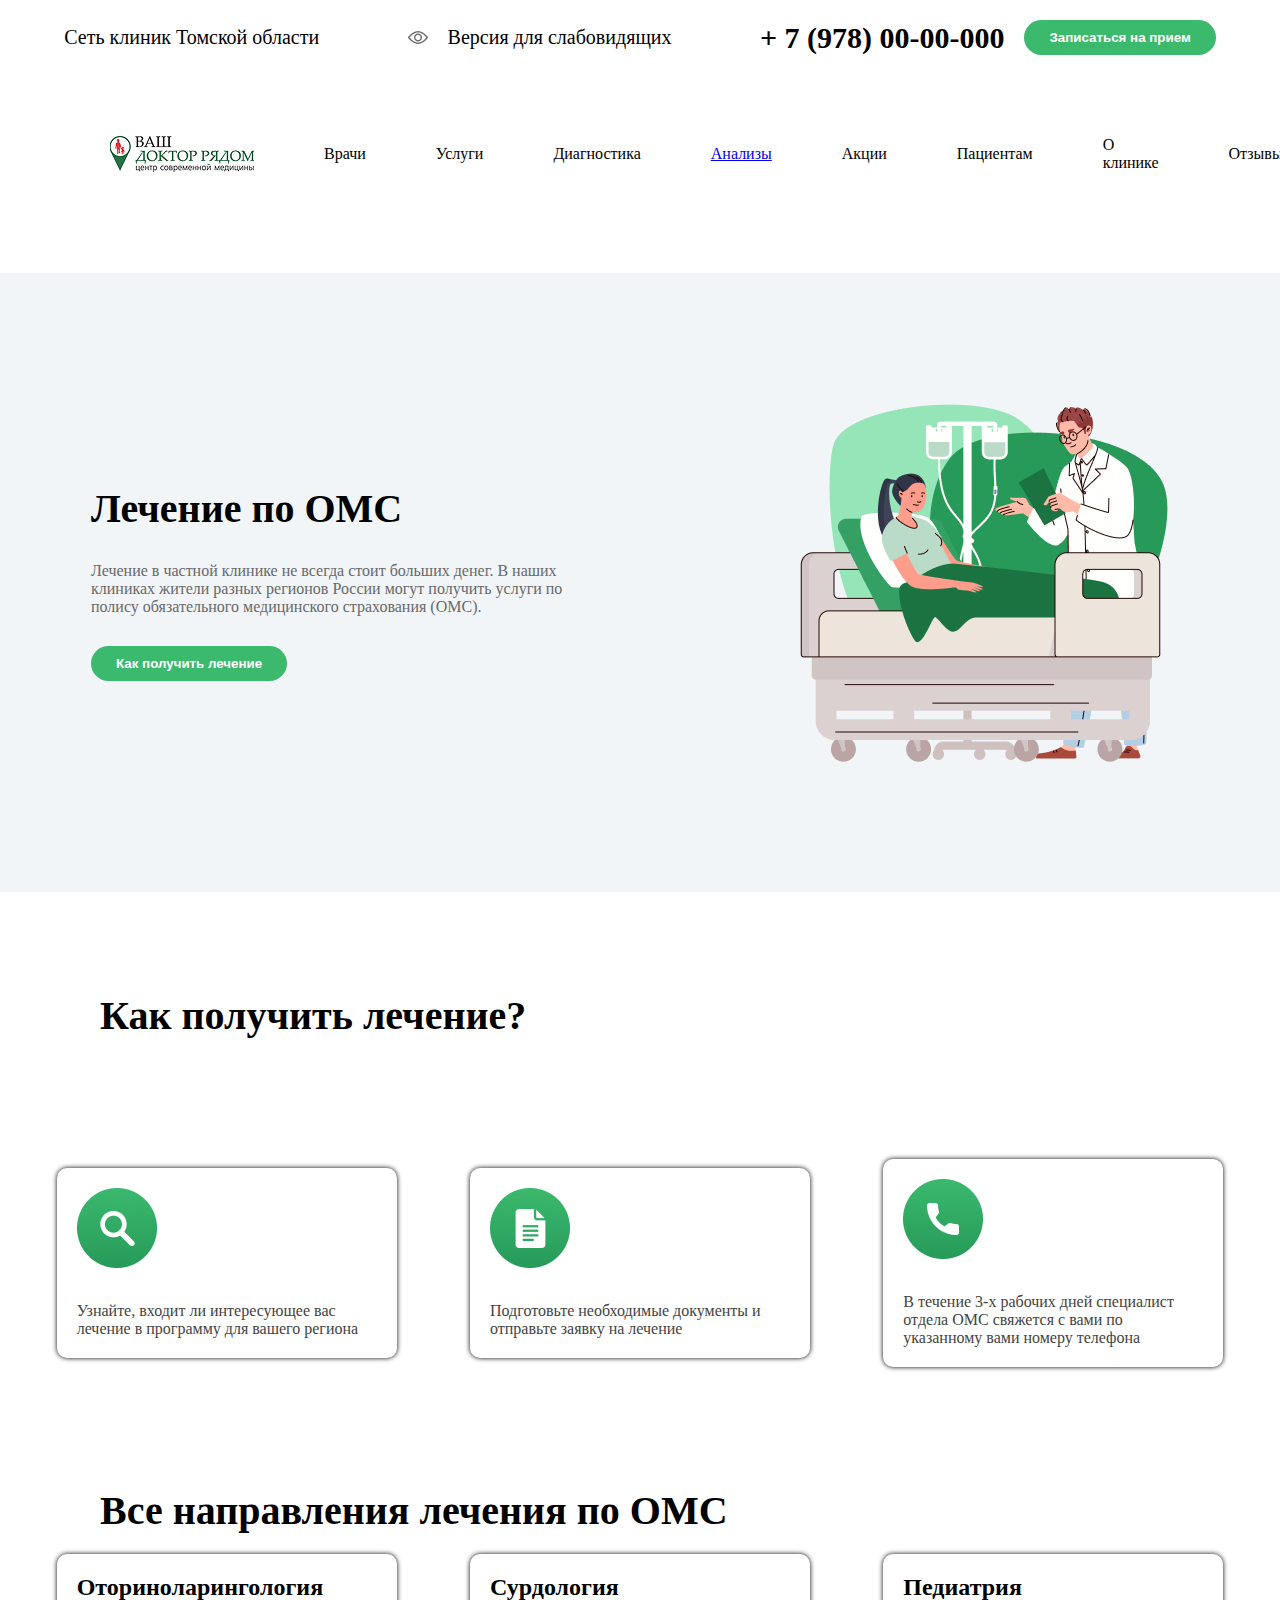
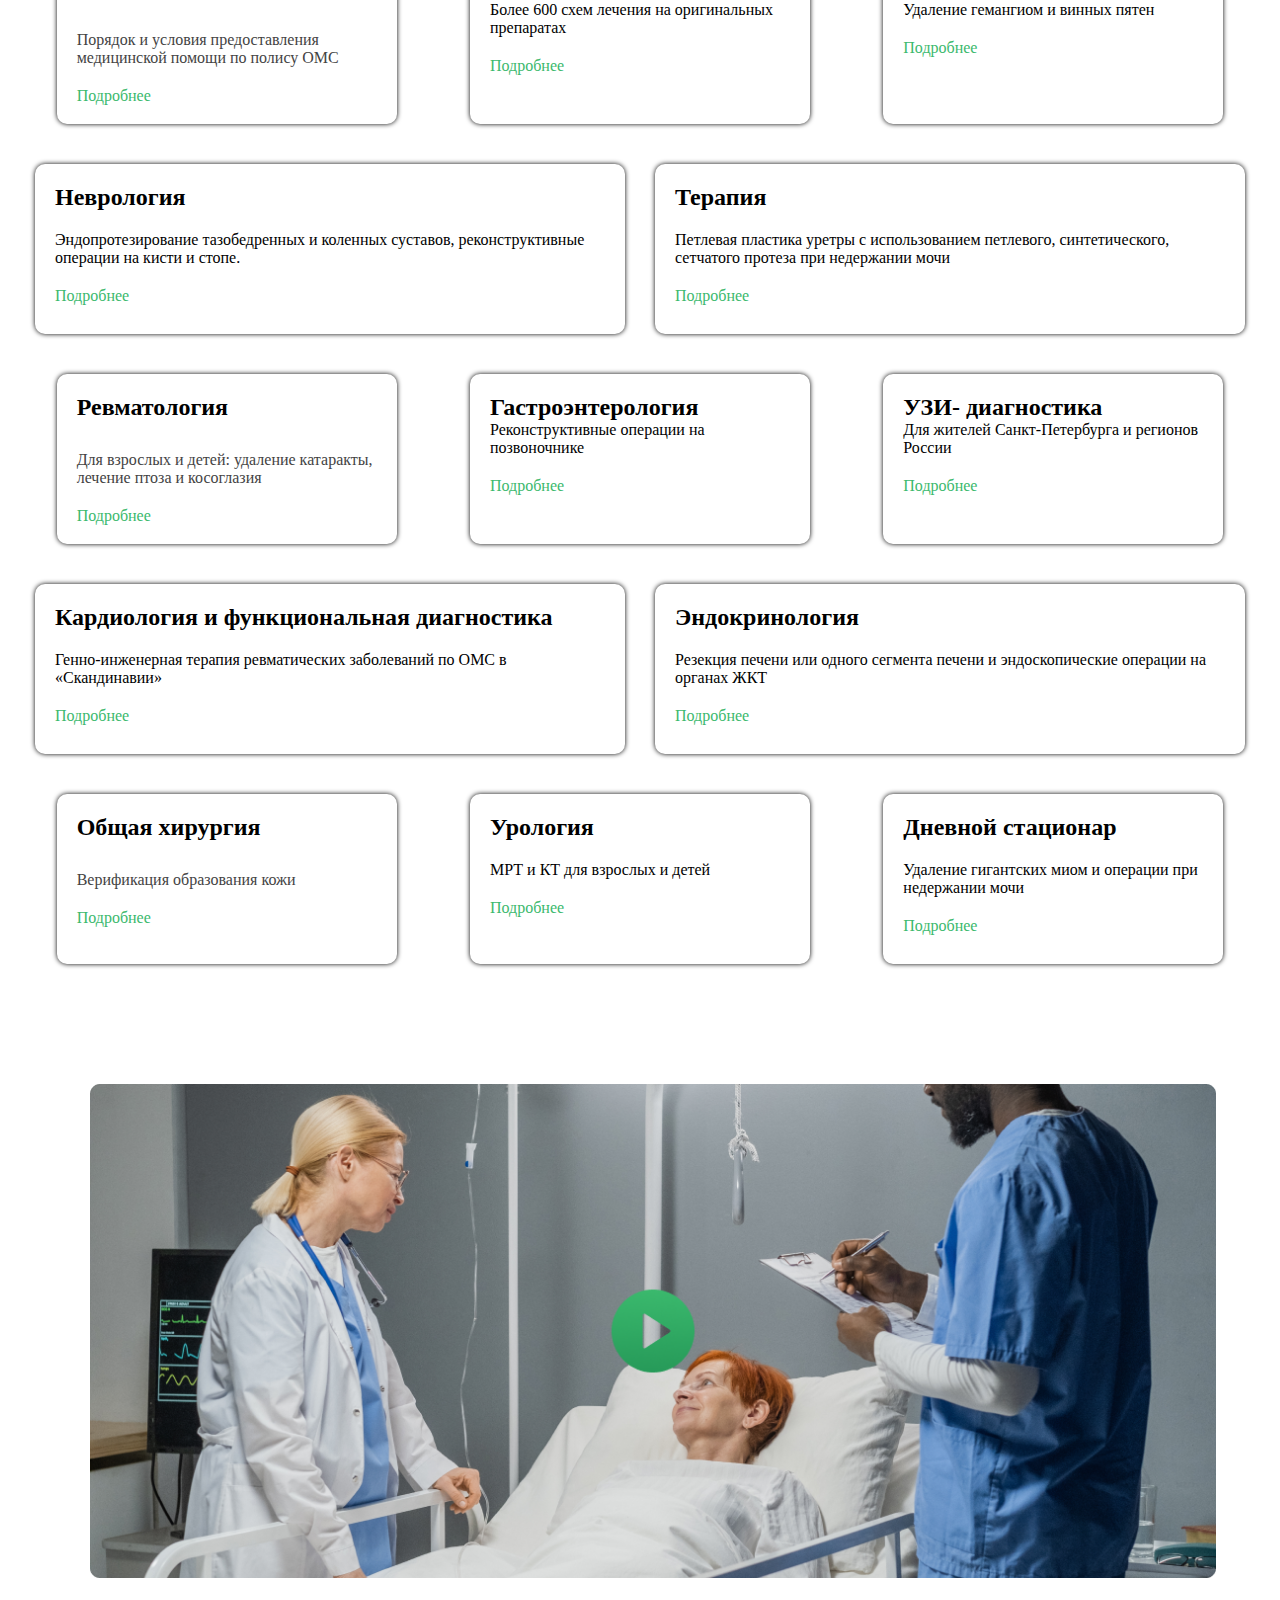
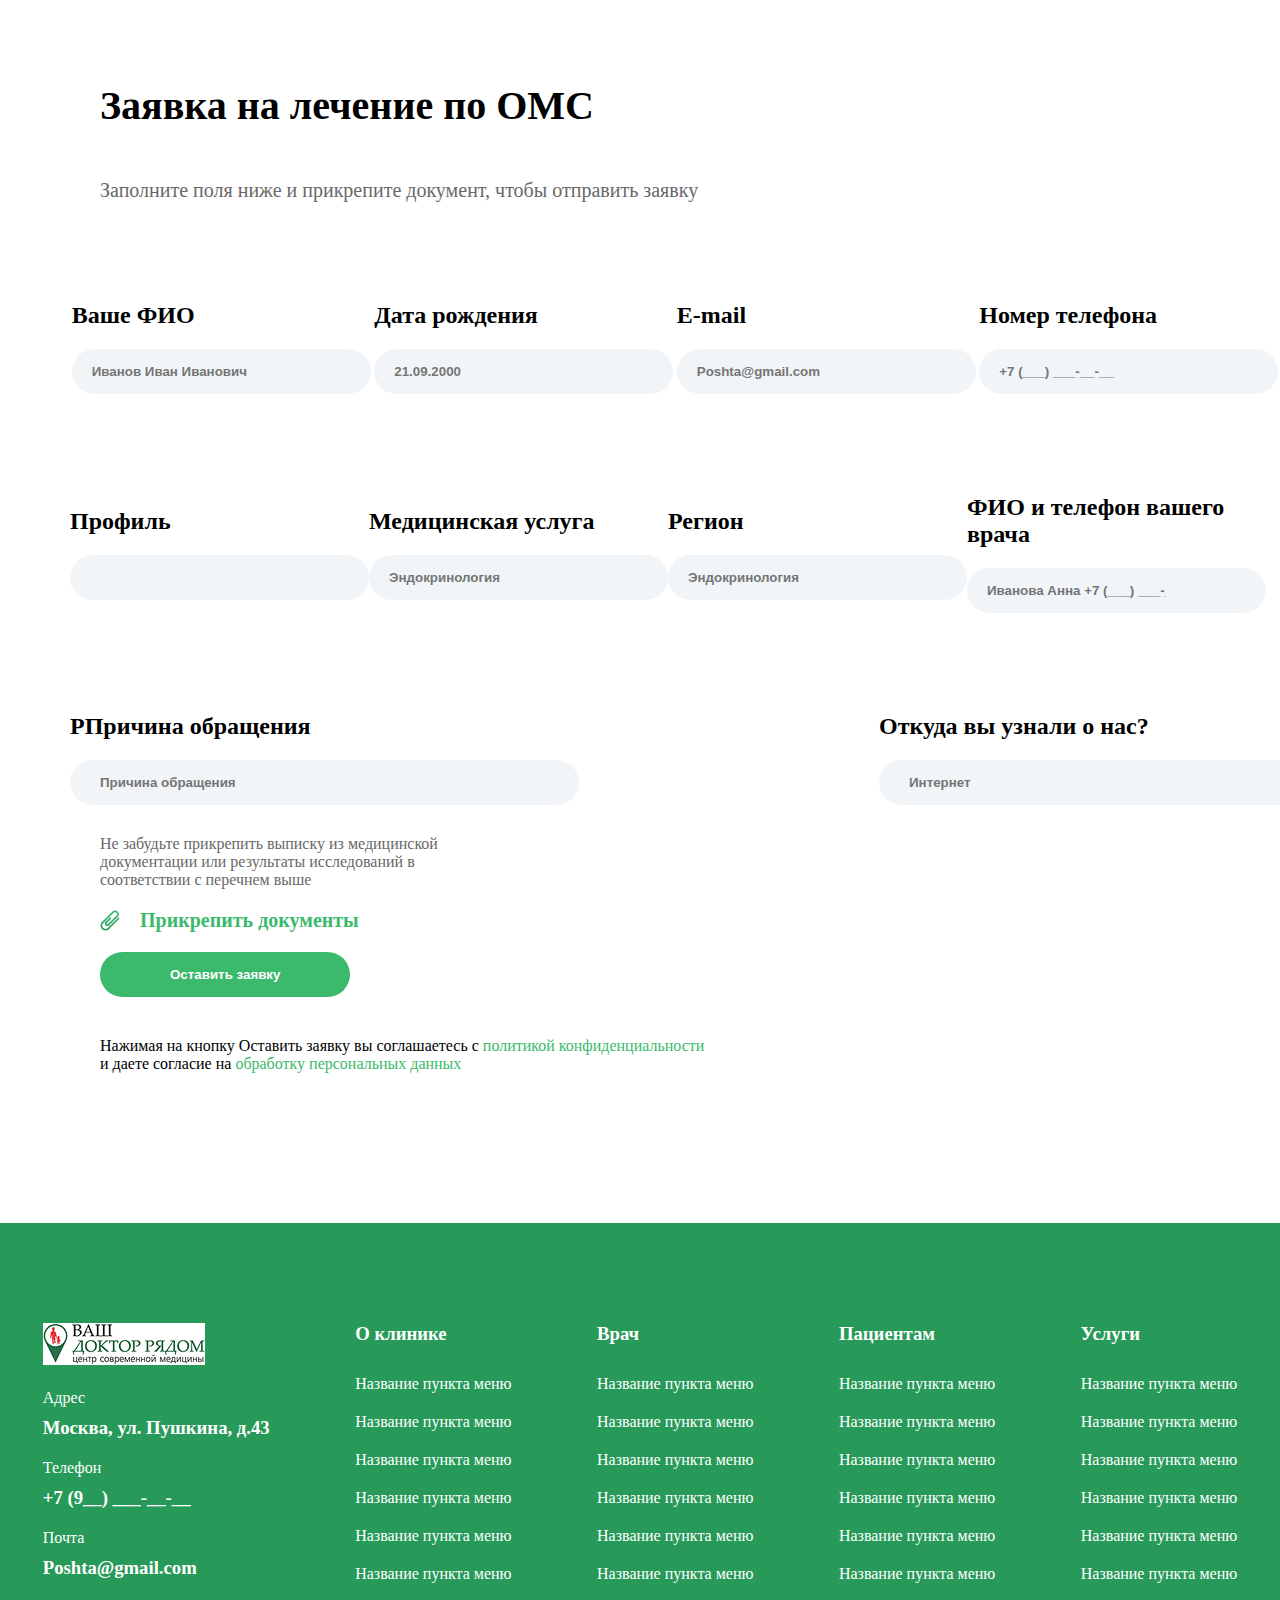
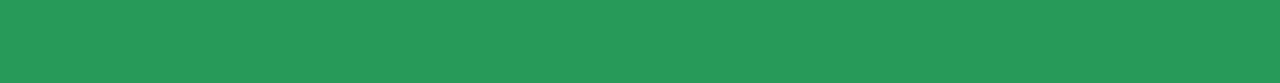
<file: img.Abdumalik/index.html>
<!DOCTYPE html>
<html lang="en">

<head>
    <meta charset="UTF-8">
    <meta name="viewport" content="width=device-width, initial-scale=1.0">
    <title>Document</title>
    <link rel="stylesheet" href="./input.css">
</head>

<body>

    <div class="menu">

        <p class="p-1">Сеть клиник Томской области</p>
        <p class="p-1"><img src="./view 1.png" alt="">Версия для слабовидящих</p>

        <div class="p-1">

            <h2>+ 7 (978) 00-00-000</h2>
            <button class="btn-1">Записаться на прием</button>

        </div>

    </div>

    <div class="p-2">

        <img src="./image 1.png" alt="">
        <p>Врачи</p>
        <p>Услуги</p>
        <p>Диагностика</p>
        <a href="../img.muhammad/main.html"><p>Анализы</p></a>
        <p>Акции</p>
        <p>Пациентам</p>
        <p>О клинике</p>
        <p>Отзывы</p>
        <a href="../saiddamir(2 site)/index.html"><p>Контакты</p></a>

    </div>

    <div class="page-1">

        <div>

            <h1 class="h-1">Лечение по ОМС</h1>
            <p class="p-3">Лечение в частной клинике не всегда стоит больших денег. В наших клиниках жители разных
                регионов России могут получить услуги по полису обязательного медицинского страхования (ОМС).</p>
            <button class="btn-1">Как получить лечение</button>

        </div>

        <img src="./Frame.png" alt="">

    </div>

    <h1 class="h-2">Как получить лечение?</h1>

    <div class="page-3">

        <div class="page-2">

            <img src="./Frame 153.png" alt="">

            <p class="p-4">Узнайте, входит ли интересующее вас лечение в программу для вашего региона</p>

        </div>

        <div class="page-2">

            <img src="./Frame 129.png" alt="">

            <p class="p-4">Подготовьте необходимые документы и отправьте заявку на лечение</p>

        </div>

        <div class="page-2">

            <img src="./Frame 153 (1).png" alt="">

            <p class="p-4">В течение 3-х рабочих дней специалист отдела ОМС свяжется с вами по указанному вами номеру
                телефона</p>

        </div>

    </div>

    <h1 class="h-2">Все направления лечения по ОМС</h1>

    <div class="menu">

        <div class="shadow-1">

            <h2>Оториноларингология</h2>
            <p class="p-4">Порядок и условия предоставления медицинской помощи по полису ОМС</p>
            <p class="p-5">Подробнее</p>

        </div>

        <div class="shadow-1">

            <h2>Сурдология</h2>
            <p>Более 600 схем лечения на оригинальных препаратах</p>
            <p class="p-5">Подробнее</p>

        </div>

        <div class="shadow-1">

            <h2>Педиатрия</h2>
            <p>Удаление гемангиом и винных пятен</p>
            <p class="p-5">Подробнее</p>

        </div>

    </div>

    <div class="menu">

        <div class="shadow-2">

            <h2>Неврология</h2>
            <p class="p-6">Эндопротезирование тазобедренных и коленных суставов, реконструктивные операции на кисти и
                стопе.</p>
            <p class="p-5">Подробнее</p>

        </div>

        <div class="shadow-2">

            <h2>Терапия</h2>
            <p class="p-6">Петлевая пластика уретры с использованием петлевого, синтетического, сетчатого протеза при
                недержании мочи</p>
            <p class="p-5">Подробнее</p>

        </div>

    </div>

    <div class="menu">

        <div class="shadow-1">

            <h2>Ревматология</h2>
            <p class="p-4">Для взрослых и детей: удаление катаракты, лечение птоза и косоглазия</p>
            <p class="p-5">Подробнее</p>

        </div>

        <div class="shadow-1">

            <h2>Гастроэнтерология</h2>
            <p>Реконструктивные операции на позвоночнике</p>
            <p class="p-5">Подробнее</p>

        </div>

        <div class="shadow-1">

            <h2>УЗИ- диагностика</h2>
            <p>Для жителей Санкт-Петербурга и регионов России</p>
            <p class="p-5">Подробнее</p>

        </div>

    </div>


    <div class="menu">

        <div class="shadow-2">

            <h2>Кардиология и функциональная диагностика</h2>
            <p class="p-6">Генно-инженерная терапия ревматических заболеваний по ОМС в «Скандинавии»</p>
            <p class="p-5">Подробнее</p>

        </div>

        <div class="shadow-2">

            <h2>Эндокринология</h2>
            <p class="p-6">Резекция печени или одного сегмента печени и эндоскопические операции на органах ЖКТ</p>
            <p class="p-5">Подробнее</p>

        </div>

    </div>

    <div class="menu">

        <div class="shadow-1">

            <h2>Общая хирургия</h2>
            <p class="p-4">Верификация образования кожи</p>
            <p class="p-5">Подробнее</p>

        </div>

        <div class="shadow-1">

            <h2>Урология</h2>
            <p class="p-6">МРТ и КТ для взрослых и детей</p>
            <p class="p-5">Подробнее</p>

        </div>

        <div class="shadow-1">

            <h2>Дневной стационар</h2>
            <p class="p-6">Удаление гигантских миом и операции при недержании мочи</p>
            <p class="p-5">Подробнее</p>

        </div>

    </div>

    <img class="img-1" src="./Видео.png" alt="">

    <h1 class="h-2">Заявка на лечение по ОМС</h1>

    <p class="p-7">Заполните поля ниже и прикрепите документ, чтобы отправить заявку</p>

    <div class="page-4">

        <div>

            <h2>Ваше ФИО</h2>
            <input class="inp-1" type="text" placeholder="Иванов Иван Иванович">

        </div>

        <div>

            <h2>Дата рождения</h2>            
            <input class="inp-1" type="text" placeholder="21.09.2000">

        </div>

        <div>

            <h2>E-mail</h2>
            <input class="inp-1" type="text" placeholder="Poshta@gmail.com">

        </div>

        <div>

            <h2>Номер телефона</h2>
            <input class="inp-1" type="text" placeholder="+7 (___) ___-__-__">

        </div>

    </div>

    <div class="page-4">

        <div>

            <h2>Профиль</h2>
            <input class="inp-1" type="text" placeholder="">

        </div>

        <div>

            <h2>Медицинская услуга</h2>            
            <input class="inp-1" type="text" placeholder="Эндокринология">

        </div>

        <div>

            <h2>Регион</h2>
            <input class="inp-1" type="text" placeholder="Эндокринология">

        </div>

        <div>

            <h2>ФИО и телефон вашего врача</h2>
            <input class="inp-1" type="text" placeholder="Иванова Анна +7 (___) ___-__-__">

        </div>

    </div>

    <div class="page-5">

        <div>

            <h2>РПричина обращения</h2>
            <input class="inp-2" type="text" placeholder="Причина обращения">

        </div>

        <div>

            <h2>Откуда вы узнали о нас?</h2>
            <input class="inp-2" type="text" placeholder="Интернет">

        </div>

    </div>

    <div>

        <p class="p-8">Не забудьте прикрепить выписку из медицинской документации или результаты исследований в соответствии с перечнем выше</p>
        <h2 class="h-3"><img src="./paper-clip 1.png" alt="">Прикрепить документы</h2>
        <button class="btn-2">Оставить заявку</button>
        <p class="p-9">Нажимая на кнопку Оставить заявку вы соглашаетесь с <span class="span-1">политикой конфиденциальности</span> и даете согласие на <span class="span-1">обработку персональных данных</span></p>

    </div>

    <div class="page-6">

        <div>

            <img src="./image 1 (1).png" alt="">
            <p class="p-10">Адрес</p>
            <h3 class="h-4">Москва, ул. Пушкина, д.43</h3>
            <p class="p-10">Телефон</p>
            <h3 class="h-4">+7 (9__) ___-__-__</h3>
            <p class="p-10">Почта</p>
            <h3 class="h-4">Poshta@gmail.com</h3>

        </div>

        <div>

            <h3>О клинике</h3>
            <p class="p-12">Название пункта меню</p>
            <p class="p-11">Название пункта меню</p>
            <p class="p-11">Название пункта меню</p>
            <p class="p-11">Название пункта меню</p>
            <p class="p-11">Название пункта меню</p>
            <p class="p-11">Название пункта меню</p>

        </div>

        <div>

            <h3>Врач</h3>
            <p class="p-12">Название пункта меню</p>
            <p class="p-11">Название пункта меню</p>
            <p class="p-11">Название пункта меню</p>
            <p class="p-11">Название пункта меню</p>
            <p class="p-11">Название пункта меню</p>
            <p class="p-11">Название пункта меню</p>

        </div>

        <div>

            <h3>Пациентам</h3>
            <p class="p-12">Название пункта меню</p>
            <p class="p-11">Название пункта меню</p>
            <p class="p-11">Название пункта меню</p>
            <p class="p-11">Название пункта меню</p>
            <p class="p-11">Название пункта меню</p>
            <p class="p-11">Название пункта меню</p>

        </div>

        <div>

            <h3>Услуги</h3>
            <p class="p-12">Название пункта меню</p>
            <p class="p-11">Название пункта меню</p>
            <p class="p-11">Название пункта меню</p>
            <p class="p-11">Название пункта меню</p>
            <p class="p-11">Название пункта меню</p>
            <p class="p-11">Название пункта меню</p>

        </div>

    </div>

</body>

</html>
</file>
<file: img.Abdumalik/input.css>
* {
    margin: 0px;
}
.menu {
    display: flex;
    align-items:center;
    justify-content: space-around;
    padding: 20px;
}
.p-1 {
    display: flex;
    align-items: center;
    gap: 20px;
    font-size: 20px;
}
.btn-1 {
    background-color: #3BB96D;
    color: white;
    border-radius: 30px;
    padding-top: 10px;
    padding-bottom: 10px;
    padding-left: 25px;
    padding-right: 25px;
    border: none;
    font-weight: bold;
}
.p-2 {
    margin-top: 60px;
    display: flex;
    align-items: center;
    gap: 70px;
    margin-left: 110px;
}
.page-1 {
    margin-top: 100px;
    background-color: #F1F5F8;
    padding-top: 100px;
    padding-bottom: 100px;
    display: flex;
    align-items: center;
    justify-content: space-around;
}
.p-3 {
    width: 500px;
    color: #686868;
    margin-top: 30px;
    margin-bottom: 30px;
}
.h-1 {
    font-size: 40px;
}
.h-2 {
    margin-top: 100px;
    margin-left: 100px;
    font-size: 40px;
    font-weight: bold;
}
.page-2 {
    padding: 20px;
    box-shadow: 0px 0px 5px black;
    border-radius: 10px;
}
.p-4 {
    width: 300px;
    margin-top: 30px;
    color: #434343;
}
.page-3 {
    margin-top: 100px;
    display: flex;
    align-items:center;
    justify-content: space-around;
    padding: 20px;
}
.p-5 {
    color: #3BB96D;
    margin-top: 20px;
}
.shadow-1 {
    padding: 20px;
    box-shadow: 0px 0px 5px black;
    border-radius: 10px;
    width: 300px;
    height: 130px;
}
.shadow-2 {
    padding: 20px;
    box-shadow: 0px 0px 5px black;
    border-radius: 10px;
    width: 550px;
    height: 130px;
}
.p-6 {
    margin-top: 20px;
}
.img-1 {
    width: 88%;
    margin-left: 90px;
    margin-top: 100px;
}
.p-7 {
    margin-top: 50px;
    margin-left: 100px;
    font-size: 20px;
    color: #686868;
}
.inp-1 {
    background-color: #F1F5F8;
    padding-left: 20px;
    padding-top: 15px;
    padding-bottom: 15px;
    padding-right: 100px;
    border-radius: 30px;
    border: none;
    margin-top: 20px;
    font-weight: bold;
}
.page-4 {
    display: flex;
    align-items: center;
    justify-content: space-around;
    margin-top: 100px;
    margin-left: 70px;
}
.inp-2 {
    background-color: #F1F5F8;
    padding-left: 30px;
    padding-top: 15px;
    padding-bottom: 15px;
    padding-right: 300px;
    border-radius: 30px;
    border: none;
    margin-top: 20px;
    font-weight: bold;
}
.page-5 {
    display: flex;
    align-items: center;
    justify-content: space-around;
    margin-top: 100px;
    margin-left: 70px;
    gap: 300px;
}
.p-8 {
    margin-top: 30px;
    width: 400px;
    margin-left: 100px;
    color: #686868;
} 
.h-3 {
    display: flex;
    align-items: center;
    gap: 20px;
    font-size: 20px;
    color: #3BB96D;
    margin-top: 20px;
    margin-left: 100px  ;
}
.btn-2 {
    margin-top: 20px;
    margin-left: 100px;
    background-color: #3BB96D;
    color: white;
    border-radius: 30px;
    padding-top: 15px;
    padding-bottom: 15px;
    padding-left: 70px;
    padding-right: 70px;
    border: none;
    font-weight: bold;
}
.p-9 {
    width: 610px;
    margin-top: 40px;
    margin-left: 100px;
}
.span-1 {
    color: #3BB96D;
}
.page-6 {
    background-color: #279A59;
    padding-top: 100px;
    padding-bottom: 100px;
    margin-top: 150px;
    display: flex;
    align-items: start;
    justify-content: space-around;
    color: white;
}
.p-10 {
    margin-top: 20px;
}
.h-4 {
    margin-top: 10px;
}
.p-12 {
    margin-top: 30px;
}
.p-11 {
    margin-top: 20px;
}
</file>
